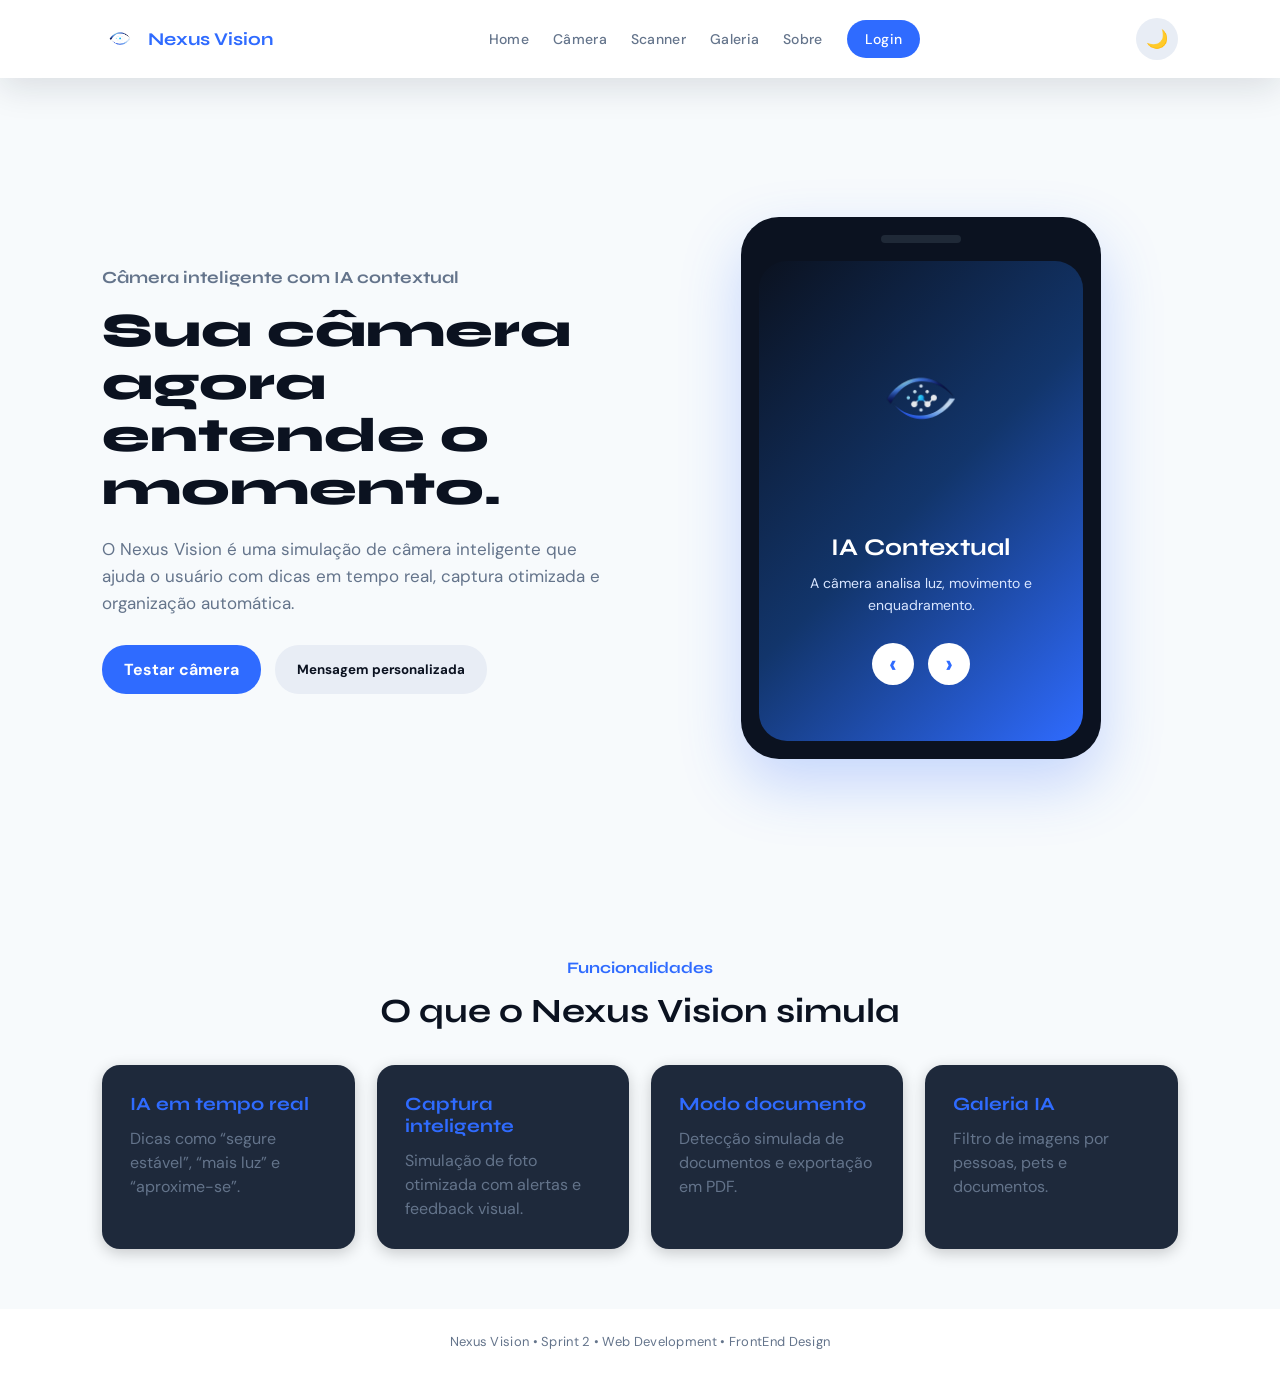
<file: index.html>
<!DOCTYPE html>
<html lang="pt-BR">
<head>
    <meta charset="UTF-8">
    <meta name="viewport" content="width=device-width, initial-scale=1.0">
    <title>Nexus Vision | Câmera Inteligente</title>
    <link rel="stylesheet" href="./src/css/estilo.css">
</head>

<body>

    <header class="site-header">
        <div class="logo">
            <img src="./src/assets/logo.png" alt="logo nexus vision" id="logo">
            <strong>Nexus Vision</strong>
        </div>

        <nav class="navbar" id="navbar">
            <a href="./index.html">Home</a>
            <a href="./pages/camera.html">Câmera</a>
            <a href="./pages/scanner.html">Scanner</a>
            <a href="./pages/galeria.html">Galeria</a>
            <a href="./pages/sobre.html">Sobre</a>
            <a href="./pages/login.html" class="login-link">Login</a>
        </nav>

        <button id="themeBtn" class="theme-btn">🌙</button>
        <button id="menuBtn" class="menu-btn">☰</button>
    </header>

    <main>

        <section class="hero">
            <article class="hero-text">
                <p class="tag">Câmera inteligente com IA contextual</p>

                <h1>Sua câmera agora entende o momento.</h1>

                <p>
                    O Nexus Vision é uma simulação de câmera inteligente que ajuda o usuário
                    com dicas em tempo real, captura otimizada e organização automática.
                </p>

                <div class="hero-actions">
                    <a href="./pages/camera.html" class="primary-btn">Testar câmera</a>
                    <button id="welcomeBtn" class="secondary-btn">Mensagem personalizada</button>
                </div>

                <p id="welcomeMessage" class="welcome-message"></p>
            </article>

            <article class="hero-card">
                <div class="phone-mockup">
                    <div class="phone-top"></div>

                    <div class="phone-screen">
                        <div id="slideBox" class="slide-box">
                            <img id="slideImage" src="./src/assets/logo.png" alt="Imagem do slideshow Nexus Vision">
                        </div>

                        <h2 id="slideTitle">IA Contextual</h2>
                        <p id="slideText">A câmera analisa luz, movimento e enquadramento.</p>

                        <div class="slide-controls">
                            <button id="prevSlide">‹</button>
                            <button id="nextSlide">›</button>
                        </div>
                    </div>
                </div>
            </article>
        </section>

        <section class="features">
            <header class="section-header">
                <p class="tag">Funcionalidades</p>
                <h2>O que o Nexus Vision simula</h2>
            </header>

            <div class="cards">
                <article class="card">
                    <h3>IA em tempo real</h3>
                    <p>Dicas como “segure estável”, “mais luz” e “aproxime-se”.</p>
                </article>

                <article class="card">
                    <h3>Captura inteligente</h3>
                    <p>Simulação de foto otimizada com alertas e feedback visual.</p>
                </article>

                <article class="card">
                    <h3>Modo documento</h3>
                    <p>Detecção simulada de documentos e exportação em PDF.</p>
                </article>

                <article class="card">
                    <h3>Galeria IA</h3>
                    <p>Filtro de imagens por pessoas, pets e documentos.</p>
                </article>
            </div>
        </section>

    </main>

    <footer class="site-footer">
        <p>Nexus Vision • Sprint 2 •  Web Development • FrontEnd Design</p>
    </footer>

    <script src="./src/js/main.js"></script>
     
    
</body>
</html>
</file>
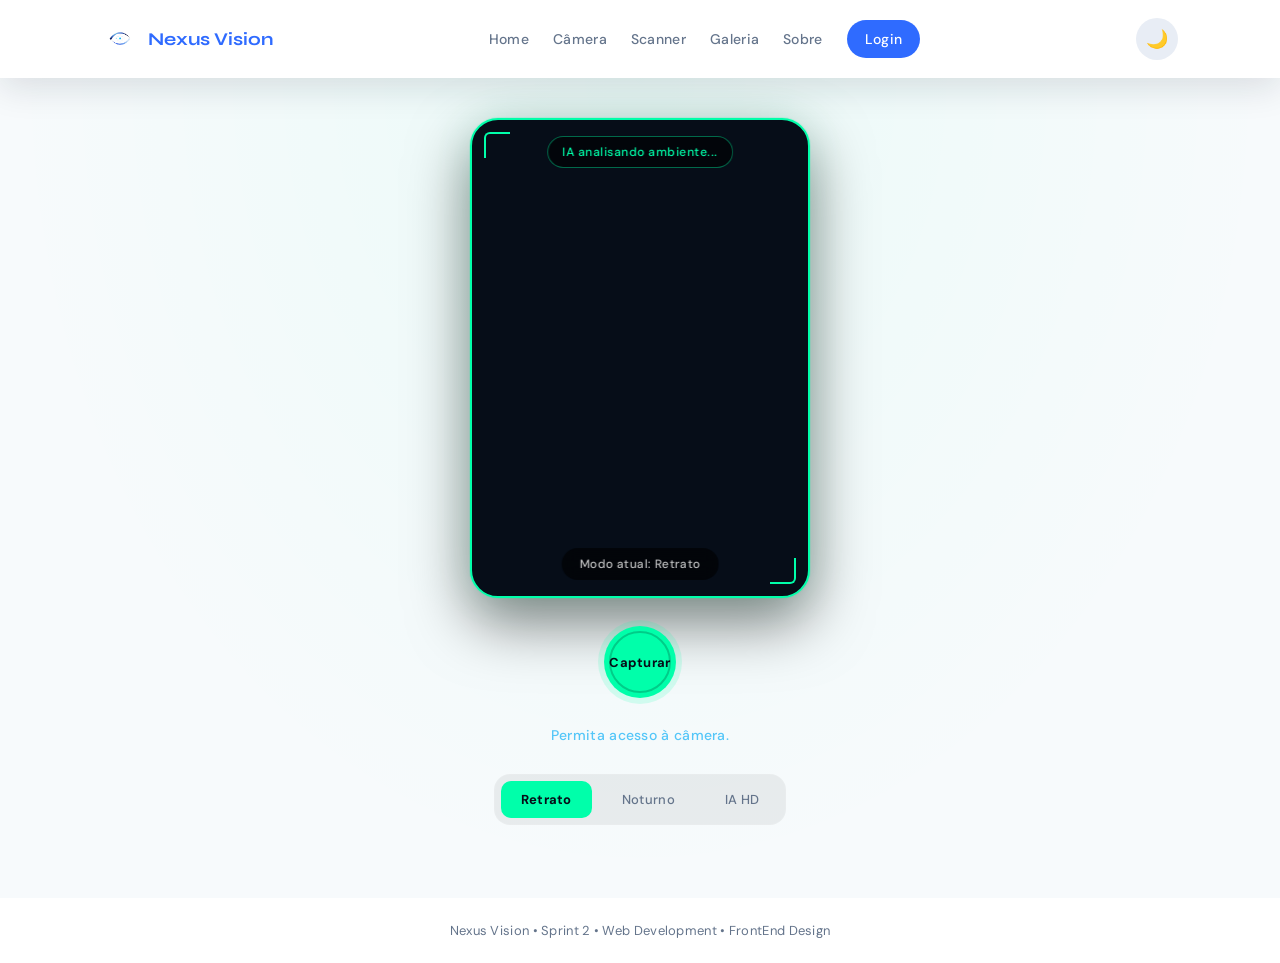
<file: pages/camera.html>
<!DOCTYPE html>
<html lang="pt-BR">
<head>
    <meta charset="UTF-8">
    <meta name="viewport" content="width=device-width, initial-scale=1.0">
    <title>Câmera Inteligente | Nexus Vision</title>
    <link rel="stylesheet" href="../src/css/estilo.css">
</head>
<body>

    <header class="site-header">
        <div class="logo">
            <img src="../src/assets/logo.png" alt="logo nexus vision" id="logo">
            <strong>Nexus Vision</strong>
        </div>
        <nav class="navbar" id="navbar">
            <a href="../index.html">Home</a>
            <a href="./camera.html">Câmera</a>
            <a href="./scanner.html">Scanner</a>
            <a href="./galeria.html">Galeria</a>
            <a href="./sobre.html">Sobre</a>
            <a href="./login.html" class="login-link">Login</a>
        </nav>
        <button id="themeBtn" class="theme-btn">🌙</button>
        <button id="menuBtn" class="menu-btn">☰</button>
    </header>

    <main class="camera-container">

        <section class="camera-preview retrato-mode" id="cameraPreview">
            <video id="cameraVideo" autoplay muted playsinline></video>
            <div class="overlay" id="overlayIA">IA analisando ambiente...</div>
            <div class="camera-info" id="cameraInfo">Modo atual: Retrato</div>
        </section>

        <section class="camera-acoes">
            <button id="btnCapturar">Capturar</button>
        </section>

        <section class="status-camera">
            <p id="statusMensagem">IA pronta para captura.</p>
        </section>

        <section class="modos-camera">
            <button class="modo ativo" data-mode="retrato">Retrato</button>
            <button class="modo" data-mode="noturno">Noturno</button>
            <button class="modo" data-mode="iahd">IA HD</button>
        </section>

    </main>

    <footer class="site-footer">
        <p>Nexus Vision • Sprint 2 •  Web Development • FrontEnd Design </p>
    </footer>

    <script src="../src/js/menu.js"></script>
    <script src="../src/js/camera.js"></script>

</body>
</html>
</file>
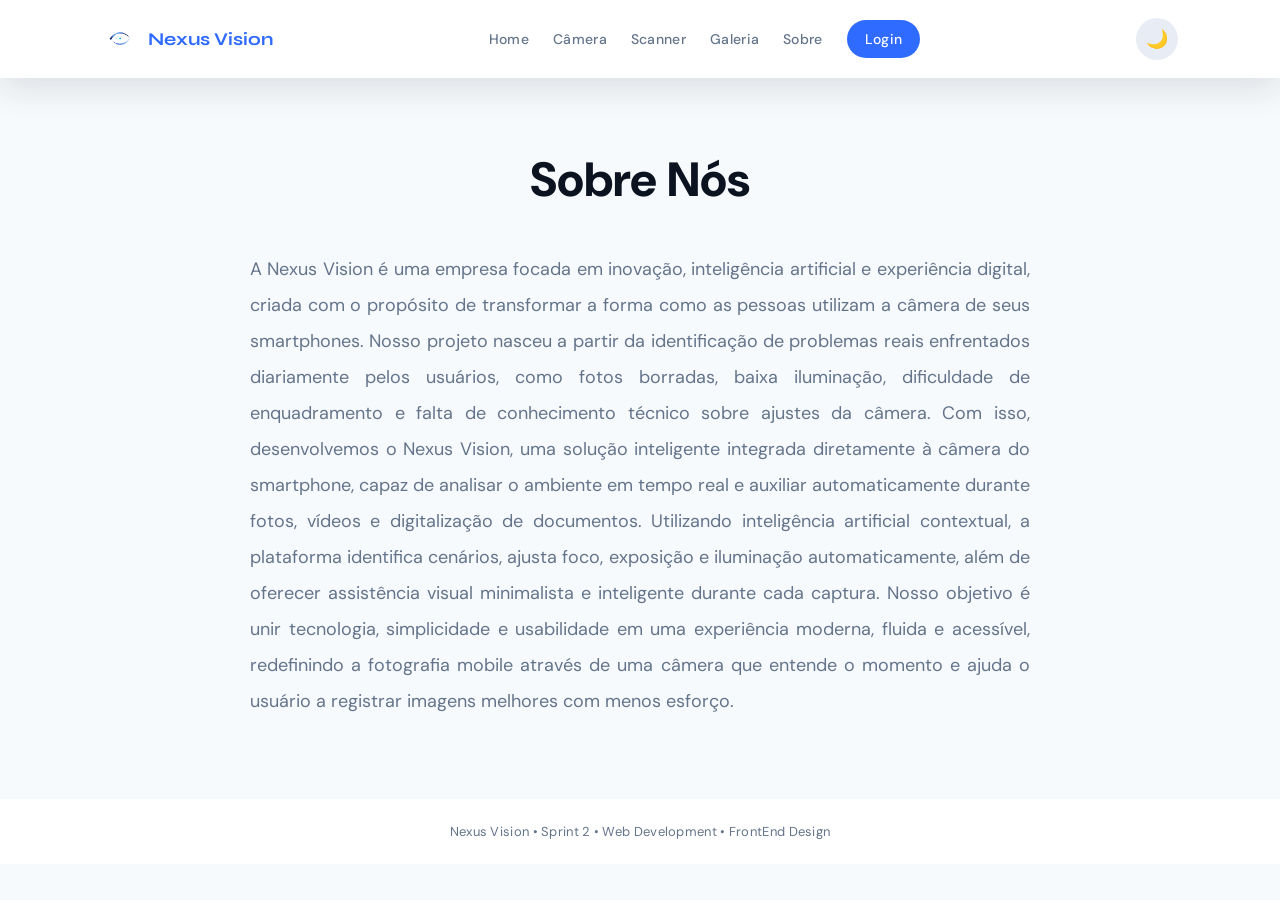
<file: pages/sobre.html>
<!DOCTYPE html>
<html lang="pt-BR">
<head>
    <meta charset="UTF-8">
    <meta name="viewport" content="width=device-width, initial-scale=1.0">
    <title>Sobre | Nexus Vision</title>
    <link rel="stylesheet" href="../src/css/estilo.css">
    <style>
        .sobre-hero {
            padding: 70px 8% 20px;
            text-align: center;
        }

        .sobre-hero h1 {
            font-size: 48px;
            font-weight: 800;
            margin-bottom: 40px;
            color: var(--text);
        }

        .sobre-hero p {
            font-size: 18px;
            line-height: 2;
            color: var(--gray);
            max-width: 780px;
            margin: 0 auto 60px;
            text-align: justify;
        }

        .equipe-section {
            padding: 20px 8% 60px;
            text-align: center;
        }

        .equipe-section h2 {
            font-size: 36px;
            font-weight: 800;
            margin-bottom: 30px;
            color: var(--text);
        }

        .team-grid {
            display: grid;
            grid-template-columns: repeat(5, 1fr);
            gap: 16px;
        }

        .member-card {
            background: var(--card);
            border-radius: 20px;
            padding: 20px 12px;
            box-shadow: var(--shadow);
            display: flex;
            flex-direction: column;
            align-items: center;
            gap: 10px;
        }

        .member-avatar {
            width: 48px;
            height: 48px;
            border-radius: 50%;
            background: var(--blue);
            color: white;
            font-size: 20px;
            font-weight: bold;
            display: flex;
            align-items: center;
            justify-content: center;
            flex-shrink: 0;
        }

        .member-name {
            font-weight: bold;
            font-size: 13px;
            color: var(--text);
            text-align: center;
            line-height: 1.4;
        }

        .member-rm {
            font-size: 12px;
            color: var(--blue);
            font-weight: bold;
        }

        @media (max-width: 850px) {
            .sobre-hero h1 { font-size: 32px; }
            .equipe-section h2 { font-size: 26px; }
            .team-grid { grid-template-columns: repeat(2, 1fr); }
        }

        @media (max-width: 480px) {
            .team-grid { grid-template-columns: 1fr; }
        }
    </style>
</head>
<body>

    <header class="site-header">
        <div class="logo">
            <img src="../src/assets/logo.png" alt="logo nexus vision" id="logo">
            <strong>Nexus Vision</strong>
        </div>
        <nav class="navbar" id="navbar">
            <a href="../index.html">Home</a>
            <a href="./camera.html">Câmera</a>
            <a href="./scanner.html">Scanner</a>
            <a href="./galeria.html">Galeria</a>
            <a href="./sobre.html">Sobre</a>
            <a href="./login.html" class="login-link">Login</a>
        </nav>
        <button id="themeBtn" class="theme-btn">🌙</button>
        <button id="menuBtn" class="menu-btn">☰</button>
    </header>

    <main>

        <section class="sobre-hero">
            <h1>Sobre Nós</h1>
            <p>A Nexus Vision é uma empresa focada em inovação, inteligência artificial e experiência digital, criada com o propósito de transformar a forma como as pessoas utilizam a câmera de seus smartphones. 

Nosso projeto nasceu a partir da identificação de problemas reais enfrentados diariamente pelos usuários, como fotos borradas, baixa iluminação, dificuldade de enquadramento e falta de conhecimento técnico sobre ajustes da câmera. Com isso, desenvolvemos o Nexus Vision, uma solução inteligente integrada diretamente à câmera do smartphone, capaz de analisar o ambiente em tempo real e auxiliar automaticamente durante fotos, vídeos e digitalização de documentos. Utilizando inteligência artificial contextual, a plataforma identifica cenários, ajusta foco, exposição e iluminação automaticamente, além de oferecer assistência visual minimalista e inteligente durante cada captura. 

Nosso objetivo é unir tecnologia, simplicidade e usabilidade em uma experiência moderna, fluida e acessível, redefinindo a fotografia mobile através de uma câmera que entende o momento e ajuda o usuário a registrar imagens melhores com menos esforço.</p>
        </section>

    

    </main>

    <footer class="site-footer">
        <p>Nexus Vision • Sprint 2 •  Web Development • FrontEnd Design  </p>
    </footer>

    <script src="../src/js/menu.js"></script>

</body>
</html>
</file>
<file: src/css/estilo.css>
@import url('https://fonts.googleapis.com/css2?family=Syne:wght@400;700;800&family=DM+Sans:wght@300;400;500&display=swap');

:root {
    --blue: #2F6BFF;
    --light-blue: #5CAEFF;
    --navy: #0B1220;
    --gray: #64748B;
    --light-gray: #E8EDF5;
    --white: #FFFFFF;
    --bg: #F7FAFC;
    --text: #0B1220;
    --card: #FFFFFF;
    --shadow: 0 10px 35px rgba(15, 23, 42, 0.12);

    /* Camera accent colors */
    --cam-green: #00ffaa;
    --cam-blue: #38bdf8;
    --cam-yellow: #facc15;
    --cam-purple: #6366f1;
}

.dark-mode {
    --bg: #0B1220;
    --text: #FFFFFF;
    --card: #111827;
    --gray: #AEB7C6;
    --light-gray: #1F2937;
    --shadow: 0 10px 35px rgba(0, 0, 0, 0.35);
}

* {
    margin: 0;
    padding: 0;
    box-sizing: border-box;
}

body {
    font-family: 'DM Sans', Arial, Helvetica, sans-serif;
    background: var(--bg);
    color: var(--text);
}

a {
    text-decoration: none;
    color: inherit;
}

button {
    cursor: pointer;
    font-family: inherit;
}

/* ===================================
   HEADER
=================================== */

.site-header {
    width: 100%;
    padding: 18px 8%;
    display: flex;
    align-items: center;
    justify-content: space-between;
    background: var(--card);
    box-shadow: var(--shadow);
    position: sticky;
    top: 0;
    z-index: 20;
}

.logo {
    display: flex;
    align-items: center;
    gap: 10px;
    color: var(--blue);
    font-size: 18px;
    font-family: 'Syne', sans-serif;
    font-weight: 700;
}

.navbar {
    display: flex;
    align-items: center;
    gap: 24px;
}

.navbar a {
    color: var(--gray);
    font-weight: 500;
    font-size: 14px;
    letter-spacing: 0.3px;
    transition: color 0.2s;
}

.navbar a:hover {
    color: var(--blue);
}

.login-link {
    background: var(--blue);
    color: white !important;
    padding: 10px 18px;
    border-radius: 20px;
}

.theme-btn,
.menu-btn {
    border: none;
    background: var(--light-gray);
    color: var(--text);
    width: 42px;
    height: 42px;
    border-radius: 50%;
    font-size: 18px;
    transition: background 0.2s;
}

.theme-btn:hover,
.menu-btn:hover {
    background: var(--light-blue);
    color: white;
}

.menu-btn {
    display: none;
}

/* ===================================
   HERO
=================================== */

.hero {
    min-height: calc(100vh - 80px);
    padding: 70px 8%;
    display: flex;
    align-items: center;
    justify-content: space-between;
    gap: 50px;
}

.hero-text,
.hero-card {
    flex: 1;
}

.tag {
    color: var(--blue);
    font-weight: bold;
    margin-bottom: 14px;
    font-family: 'Syne', sans-serif;
}

.hero h1 {
    font-size: 48px;
    line-height: 1.1;
    margin-bottom: 20px;
    font-family: 'Syne', sans-serif;
    font-weight: 800;
}

.hero p {
    color: var(--gray);
    font-size: 17px;
    line-height: 1.6;
}

.hero-actions {
    margin-top: 28px;
    display: flex;
    gap: 14px;
    flex-wrap: wrap;
}

.primary-btn,
.secondary-btn {
    padding: 14px 22px;
    border-radius: 24px;
    font-weight: bold;
    border: none;
    transition: 0.2s;
}

.primary-btn {
    background: var(--blue);
    color: white;
}

.primary-btn:hover {
    background: var(--light-blue);
}

.secondary-btn {
    background: var(--light-gray);
    color: var(--text);
}

.secondary-btn:hover {
    background: #d1dae8;
}

.welcome-message {
    margin-top: 18px;
    font-weight: bold;
    color: var(--blue) !important;
}

.phone-mockup {
    max-width: 360px;
    margin: 0 auto;
    background: var(--navy);
    border-radius: 38px;
    padding: 18px;
    box-shadow: 0 25px 60px rgba(47, 107, 255, 0.25);
}

.phone-top {
    width: 80px;
    height: 8px;
    background: #1F2937;
    border-radius: 20px;
    margin: 0 auto 18px;
}

.phone-screen {
    min-height: 480px;
    border-radius: 28px;
    background: linear-gradient(135deg, #0B1220, #12356B, #2F6BFF);
    padding: 24px;
    color: white;
    text-align: center;
}

.slide-box {
    height: 230px;
    display: flex;
    align-items: center;
    justify-content: center;
}

.slide-box img {
    width: 100%;
    max-height: 220px;
}

.phone-screen h2 {
    margin: 18px 0 10px;
    font-family: 'Syne', sans-serif;
}

.phone-screen p {
    color: #D9E6FF;
    font-size: 14px;
}

.slide-controls {
    margin-top: 26px;
    display: flex;
    justify-content: center;
    gap: 14px;
}

.slide-controls button {
    width: 42px;
    height: 42px;
    border-radius: 50%;
    border: none;
    background: white;
    color: var(--blue);
    font-size: 26px;
    font-weight: bold;
}

/* ===================================
   FEATURES
=================================== */

.features {
    padding: 60px 8%;
}

.section-header {
    text-align: center;
    margin-bottom: 34px;
}

.section-header h2 {
    font-size: 34px;
    font-family: 'Syne', sans-serif;
    font-weight: 700;
}

.cards {
    display: flex;
    gap: 22px;
    flex-wrap: wrap;
}

.card {
    flex: 1 1 230px;
    background: var(--card);
    padding: 28px;
    border-radius: 24px;
    box-shadow: var(--shadow);
}

.card h3 {
    margin-bottom: 12px;
    color: var(--blue);
    font-family: 'Syne', sans-serif;
}

.card p {
    color: var(--gray);
    line-height: 1.5;
}

/* ===================================
   FOOTER
=================================== */

.site-footer {
    padding: 24px 8%;
    text-align: center;
    background: var(--card);
    color: var(--gray);
    font-size: 13px;
    letter-spacing: 0.3px;
}

/* ===================================
   RESPONSIVE
=================================== */

@media (max-width: 850px) {
    .navbar {
        display: none;
        position: absolute;
        top: 78px;
        right: 8%;
        background: var(--card);
        box-shadow: var(--shadow);
        border-radius: 20px;
        padding: 20px;
        flex-direction: column;
        align-items: flex-start;
    }

    .navbar.active {
        display: flex;
    }

    .menu-btn {
        display: block;
    }

    .hero {
        flex-direction: column;
        text-align: center;
    }

    .hero h1 {
        font-size: 36px;
    }

    .hero-actions {
        justify-content: center;
    }
}

/* ===================================
   CAMERA INTELIGENTE
=================================== */

.camera-container {
    display: flex;
    flex-direction: column;
    align-items: center;
    gap: 28px;
    padding: 40px 20px;
    min-height: calc(100vh - 80px);
    background: radial-gradient(ellipse at 50% 0%, rgba(0, 255, 170, 0.05) 0%, transparent 70%),
                var(--bg);
}

/* Preview da câmera */
.camera-preview {
    width: 340px;
    height: 480px;
    border-radius: 28px;
    overflow: hidden;
    position: relative;
    display: flex;
    justify-content: center;
    align-items: center;
    transition: border-color 0.4s, box-shadow 0.4s, filter 0.4s;
    border: 2px solid var(--cam-green);
    background: #060d18;
    box-shadow:
        0 0 0 1px rgba(0, 255, 170, 0.15),
        0 0 40px rgba(0, 255, 170, 0.08),
        0 24px 60px rgba(0, 0, 0, 0.5);
}

/* Cantos decorativos no preview */
.camera-preview::before,
.camera-preview::after {
    content: '';
    position: absolute;
    width: 24px;
    height: 24px;
    border-color: inherit;
    border-style: solid;
    border-width: 0;
    z-index: 2;
    pointer-events: none;
    transition: border-color 0.4s;
}
.camera-preview::before {
    top: 12px;
    left: 12px;
    border-top-width: 2px;
    border-left-width: 2px;
    border-top-left-radius: 6px;
}
.camera-preview::after {
    bottom: 12px;
    right: 12px;
    border-bottom-width: 2px;
    border-right-width: 2px;
    border-bottom-right-radius: 6px;
}

#cameraVideo {
    width: 100%;
    height: 100%;
    object-fit: cover;
}

/* Overlay IA */
.overlay {
    position: absolute;
    top: 16px;
    left: 50%;
    transform: translateX(-50%);
    background: rgba(0, 0, 0, 0.55);
    border: 1px solid rgba(0, 255, 170, 0.4);
    padding: 7px 14px;
    border-radius: 20px;
    color: var(--cam-green);
    font-size: 12px;
    font-weight: 500;
    letter-spacing: 0.5px;
    backdrop-filter: blur(8px);
    white-space: nowrap;
    z-index: 3;
    transition: color 0.4s, border-color 0.4s;
}

/* Info do modo */
.camera-info {
    position: absolute;
    bottom: 16px;
    left: 50%;
    transform: translateX(-50%);
    background: rgba(0, 0, 0, 0.6);
    padding: 8px 18px;
    border-radius: 20px;
    color: rgba(255, 255, 255, 0.75);
    font-size: 12px;
    font-weight: 500;
    letter-spacing: 0.4px;
    backdrop-filter: blur(8px);
    white-space: nowrap;
    z-index: 3;
}

/* Botão capturar */
.camera-acoes {
    display: flex;
    gap: 15px;
}

.camera-acoes button {
    padding: 0;
    width: 72px;
    height: 72px;
    border: none;
    border-radius: 50%;
    background: var(--cam-green);
    color: #060d18;
    font-size: 13px;
    font-weight: 700;
    letter-spacing: 0.3px;
    cursor: pointer;
    transition: transform 0.2s, box-shadow 0.2s;
    box-shadow: 0 0 0 6px rgba(0, 255, 170, 0.15);
    position: relative;
}

.camera-acoes button::after {
    content: '';
    position: absolute;
    inset: 5px;
    border-radius: 50%;
    border: 2px solid rgba(0, 0, 0, 0.2);
}

.camera-acoes button:hover {
    transform: scale(1.08);
    box-shadow: 0 0 0 10px rgba(0, 255, 170, 0.1);
}

.camera-acoes button:active {
    transform: scale(0.96);
}

/* Status */
.status-camera {
    font-size: 14px;
    color: var(--cam-blue);
    font-weight: 500;
    letter-spacing: 0.3px;
    min-height: 20px;
    opacity: 0.85;
}

/* Botões de modo */
.modos-camera {
    display: flex;
    gap: 10px;
    background: rgba(0, 0, 0, 0.06);
    padding: 6px;
    border-radius: 16px;
    border: 1px solid rgba(255, 255, 255, 0.06);
}

.dark-mode .modos-camera {
    background: rgba(255, 255, 255, 0.04);
}

.modo {
    padding: 10px 20px;
    border: none;
    border-radius: 10px;
    background: transparent;
    color: var(--gray);
    font-size: 13px;
    font-weight: 500;
    cursor: pointer;
    transition: background 0.25s, color 0.25s, transform 0.2s;
    letter-spacing: 0.3px;
}

.modo:hover {
    background: rgba(0, 255, 170, 0.08);
    color: var(--cam-green);
    transform: none;
}

.ativo {
    background: var(--cam-green) !important;
    color: #060d18 !important;
    font-weight: 700;
}

/* Modos visuais */
.flash {
    animation: flashAnim 0.35s ease-out;
}

@keyframes flashAnim {
    0%   { filter: brightness(3); }
    100% { filter: brightness(1); }
}

.retrato-mode {
    border-color: var(--cam-green);
    box-shadow:
        0 0 0 1px rgba(0, 255, 170, 0.15),
        0 0 40px rgba(0, 255, 170, 0.08),
        0 24px 60px rgba(0, 0, 0, 0.5);
}

.noturno-mode {
    border-color: var(--cam-purple);
    filter: brightness(0.55);
    box-shadow:
        0 0 0 1px rgba(99, 102, 241, 0.2),
        0 0 40px rgba(99, 102, 241, 0.12),
        0 24px 60px rgba(0, 0, 0, 0.6);
}

.iahd-mode {
    border-color: var(--cam-yellow);
    filter: contrast(1.15) saturate(1.2);
    box-shadow:
        0 0 0 1px rgba(250, 204, 21, 0.2),
        0 0 40px rgba(250, 204, 21, 0.1),
        0 24px 60px rgba(0, 0, 0, 0.5);
}

/* Sincroniza overlay e cantos com o modo ativo */
.noturno-mode .overlay {
    color: var(--cam-purple);
    border-color: rgba(99, 102, 241, 0.5);
}

.iahd-mode .overlay {
    color: var(--cam-yellow);
    border-color: rgba(250, 204, 21, 0.5);
}

/* ===================================
   TOPO (logo alternativo)
=================================== */

.topo {
    text-align: center;
    padding-top: 25px;
}

.topo .logo {
    display: block;
    font-size: 30px;
    font-weight: 700;
    color: var(--navy);
    letter-spacing: 0.5px;
    margin-bottom: 6px;
    font-family: 'Syne', sans-serif;
}

.topo .logo span {
    color: #38bdf8;
}

.logo span {
    color: var(--blue);
}

/* ===================================
   SCANNER
=================================== */

.scanner-container {
    display: flex;
    flex-direction: column;
    align-items: center;
    gap: 25px;
    padding: 20px;
}

.scanner-area {
    width: 360px;
    height: 500px;
    border-radius: 20px;
    overflow: hidden;
    position: relative;
    background: black;
    border: 3px solid var(--cam-blue);
}

#scannerVideo {
    width: 100%;
    height: 100%;
    object-fit: cover;
}

.scanner-overlay {
    position: absolute;
    inset: 0;
    display: flex;
    justify-content: center;
    align-items: center;
}

.scanner-box {
    width: 250px;
    height: 340px;
    border: 3px solid var(--cam-blue);
    border-radius: 12px;
    box-shadow: 0 0 15px rgba(56, 189, 248, 0.4);
}

.scanner-line {
    position: absolute;
    width: 250px;
    height: 4px;
    background: var(--cam-blue);
    top: 80px;
    border-radius: 20px;
    box-shadow: 0 0 12px var(--cam-blue);
}

.scanner-active .scanner-line {
    animation: scannerMove 2s ease-in-out infinite alternate;
}

@keyframes scannerMove {
    0%   { top: 80px; }
    100% { top: 400px; }
}

.scanner-info {
    color: var(--cam-blue);
    font-size: 18px;
}

#scan-btn {
    padding: 14px 28px;
    border: none;
    border-radius: 12px;
    background: var(--cam-blue);
    color: white;
    font-size: 16px;
    cursor: pointer;
    transition: 0.3s;
    font-weight: 600;
}

#scan-btn:hover {
    transform: scale(1.05);
    background: #60cbfa;
}

/* ===================================
   GALERIA
=================================== */

.galeria-container {
    padding: 20px;
}

.filtros {
    display: flex;
    justify-content: center;
    gap: 12px;
    flex-wrap: wrap;
    margin-bottom: 25px;
}

.filter-btn {
    padding: 12px 18px;
    border: none;
    border-radius: 10px;
    background: #1e293b;
    color: white;
    cursor: pointer;
    transition: 0.3s;
    font-weight: 500;
}

.filter-btn:hover {
    transform: scale(1.04);
}

.filter-btn.ativo {
    background: var(--cam-blue);
}

.cards-galeria {
    display: grid;
    grid-template-columns: repeat(auto-fit, minmax(160px, 1fr));
    gap: 20px;
}

.card {
    background: #1e293b;
    border-radius: 18px;
    overflow: hidden;
    color: white;
    transition: 0.3s;
    box-shadow: 0 4px 15px rgba(0,0,0,0.2);
}

.card:hover {
    transform: translateY(-6px);
}

.card img {
    width: 100%;
    height: 220px;
    object-fit: cover;
}

.card-info {
    padding: 15px;
}

.card-info h3 {
    margin-bottom: 8px;
    font-size: 18px;
    font-family: 'Syne', sans-serif;
}

.card-info p {
    color: #cbd5e1;
    font-size: 14px;
}

@media (max-width: 480px) {
    .cards-galeria {
        grid-template-columns: 1fr;
    }
}

/* ===================================
   IMAGENS
=================================== */

#logo {
    width: 36px;
    height: 36px;
    object-fit: contain;
    border-radius: 8px;
}

#slideImage {
    width: 120px;
    height: 120px;
    object-fit: contain;
    border-radius: 16px;
    opacity: 0.9;
}
</file>
